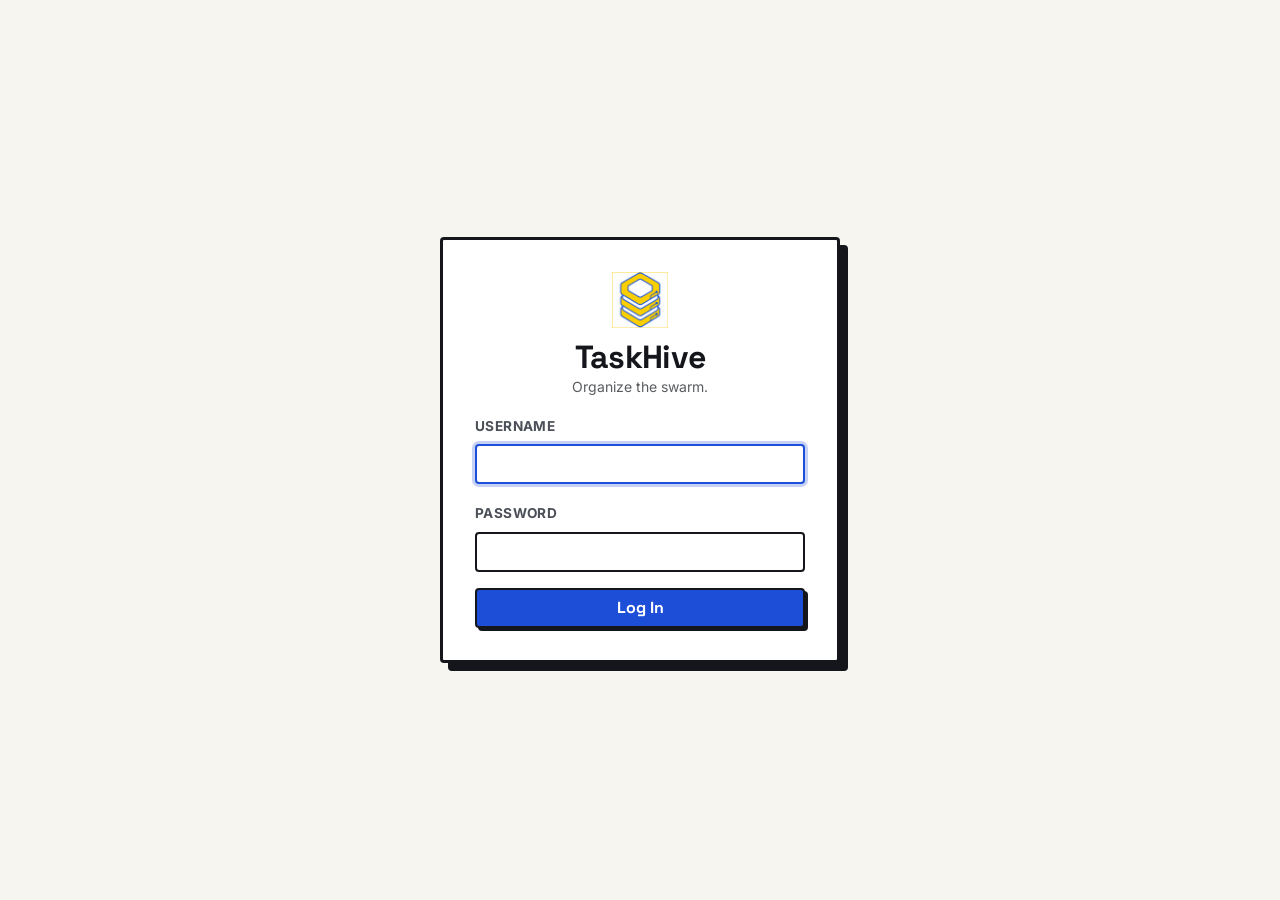
<file: index.html>
<!DOCTYPE html>
<html lang="en">
<head>
<meta charset="UTF-8">
<title>TaskHive</title>
<script src="assets/js/api.js"></script>
<script src="assets/js/auth.js"></script>
<script>
  if (TaskHiveAuth.isLoggedIn()) { window.location.href = 'pages/dashboard.html'; }
  else { window.location.href = 'login.html'; }
</script>
</head>
<body></body>
</html>
</file>
<file: assets/css/style.css>
/* ============================================================
   TASKHIVE — Neo-Brutalist Design System
   ============================================================ */
:root{
  --th-blue: #1d4ed8;
  --th-blue-dark: #1e3a8a;
  --th-honey: #f5b400;
  --th-honey-dark: #b8860b;
  --th-ink: #0f1115;
  --th-paper: #f7f5ef;
  --th-white: #ffffff;
  --th-success: #1a7f37;
  --th-warning: #b8860b;
  --th-danger: #d1242f;
  --th-info: #1d4ed8;

  --bg: var(--th-paper);
  --surface: #ffffff;
  --surface-2: #f0eee6;
  --text: #14161b;
  --text-2: #4b4f58;
  --text-3: #747882;
  --border: #14161b;
  --shadow-color: #14161b;
  --radius: 4px;
  --font-display: 'Space Grotesk', 'Archivo', system-ui, sans-serif;
  --font-body: 'Inter', system-ui, sans-serif;
}

[data-theme="dark"]{
  /* ============================================================
     TASKHIVE — DARK MODE
     High-contrast Neo-Brutalist palette
     ============================================================ */

  /* Main surfaces */
  --bg: #0b0d10;
  --surface: #15181d;
  --surface-2: #20242b;

  /* Text hierarchy */
  --text: #f5f7fa;
  --text-2: #d4d8df;
  --text-3: #a6adb8;

  /* Borders / shadows */
  --border: #f5f7fa;
  --shadow-color: #000000;

  /* Brand colors adjusted for dark backgrounds */
  --th-blue: #6d9cff;
  --th-blue-dark: #4f7fe8;
  --th-honey: #ffd34d;
  --th-honey-dark: #e0ad20;

  /* Status colors adjusted for readability */
  --th-success: #35c759;
  --th-warning: #ffd34d;
  --th-danger: #ff5c67;
  --th-info: #6d9cff;
}

*{ box-sizing: border-box; }
html,body{ height:100%; }
body{
  background: var(--bg);
  color: var(--text);
  font-family: var(--font-body);
  margin:0;
  transition: background .15s ease, color .15s ease;
}
h1,h2,h3,h4,h5,h6{ font-family: var(--font-display); font-weight:700; letter-spacing:-0.02em; color: var(--text); }
a{ color: var(--th-blue); text-decoration: none; }
a:hover{ text-decoration: underline; }
::placeholder{ color: var(--text-3); opacity:1; }

/* Layout shell */
.th-shell{ display:flex; min-height:100vh; }
.th-sidebar{
  width:260px; background: var(--surface); border-right:3px solid var(--border);
  display:flex; flex-direction:column; position:fixed; top:0; left:0; bottom:0; z-index:1030;
  transition: transform .2s ease;
}
.th-sidebar .brand{ display:flex; align-items:center; gap:.6rem; padding:1.1rem 1.2rem; border-bottom:3px solid var(--border); }
.th-sidebar .brand img{ width:34px; height:34px; }
.th-sidebar .brand span{ font-family:var(--font-display); font-weight:800; font-size:1.25rem; }
.th-nav{ padding:1rem .8rem; flex:1; overflow-y:auto; }
.th-nav a{
  display:flex; align-items:center; gap:.7rem; padding:.65rem .8rem; margin-bottom:.35rem;
  border:2px solid transparent; border-radius: var(--radius); color: var(--text-2); font-weight:600; font-size:.92rem;
}
.th-nav a i{ width:18px; text-align:center; }
.th-nav a:hover{ background: var(--surface-2); text-decoration:none; color:var(--text); }
.th-nav a.active{ background: var(--th-honey); border-color: var(--border); color:#14161b; box-shadow: 3px 3px 0 var(--shadow-color); }
.th-sidebar .user-box{ border-top:3px solid var(--border); padding:1rem 1.2rem; }
.th-sidebar .user-box .name{ font-weight:700; }
.th-sidebar .user-box .role{ font-size:.75rem; text-transform:uppercase; letter-spacing:.05em; color: var(--text-3); }
.th-sidebar .logout-btn{ margin-top:.6rem; width:100%; }

.th-main{ margin-left:260px; flex:1; display:flex; flex-direction:column; min-height:100vh; width:calc(100% - 260px); }
.th-topbar{
  display:flex; align-items:center; gap:1rem; padding:.8rem 1.4rem; background: var(--surface);
  border-bottom:3px solid var(--border); position:sticky; top:0; z-index:1010;
}
.th-topbar .search-box{ flex:1; max-width:420px; min-width:0; }
.th-topbar .search-box input{ min-width:0; }
.th-topbar .spacer{ flex:1; }
.th-hamburger{ display:none; }
.th-content{ padding:1.4rem; flex:1; }

.th-notif-dropdown{ width:320px; max-height:400px; overflow-y:auto; }

/* Brutalist primitives */
.card{
  background: var(--surface); border:2.5px solid var(--border); border-radius: var(--radius);
  box-shadow: 5px 5px 0 var(--shadow-color); padding:1.2rem;
}
.btn{
  border:2.5px solid var(--border); border-radius: var(--radius); font-weight:700; font-family: var(--font-display);
  box-shadow: 3px 3px 0 var(--shadow-color); transition: transform .08s ease, box-shadow .08s ease;
}
.btn:active{ transform: translate(2px,2px); box-shadow: 1px 1px 0 var(--shadow-color); }
.btn-primary{ background: var(--th-blue); border-color: var(--border); color:#fff; }
.btn-honey{ background: var(--th-honey); border-color: var(--border); color:#14161b; }
.btn-outline-brut{ background: var(--surface); border-color: var(--border); color: var(--text); }
.btn-danger{ background: var(--th-danger); color:#fff; border-color: var(--border); }
.btn-success{ background: var(--th-success); color:#fff; border-color: var(--border); }

.form-control, .form-select, textarea.form-control{
  border:2px solid var(--border); border-radius: var(--radius); background: var(--surface); color: var(--text);
}
.form-control:focus, .form-select:focus{ border-color: var(--th-blue); box-shadow: 0 0 0 3px rgba(29,78,216,.25); background: var(--surface); color:var(--text); }
label.form-label{ font-weight:700; font-size:.85rem; text-transform:uppercase; letter-spacing:.03em; color: var(--text-2); }

.badge-th{ display:inline-block; padding:.28rem .6rem; border:2px solid var(--border); border-radius: var(--radius); font-weight:700; font-size:.72rem; text-transform:uppercase; }
.badge-status-active, .badge-status-approved{ background: var(--th-success); color:#fff; }
.badge-status-pending, .badge-status-notstarted, .badge-status-Scheduled{ background: var(--surface-2); color:var(--text); }
.badge-status-inprogress{ background: var(--th-blue); color:#fff; }
.badge-status-submitted{ background: var(--th-honey); color:#14161b; }
.badge-status-needsrevision, .badge-status-overdue{ background: var(--th-danger); color:#fff; }
.badge-priority-high{ background: var(--th-danger); color:#fff; }
.badge-priority-medium{ background: var(--th-honey); color:#14161b; }
.badge-priority-low{ background: var(--surface-2); color:var(--text); }

.progress-th{ height:14px; border:2px solid var(--border); border-radius: var(--radius); background: var(--surface-2); overflow:hidden; }
.progress-th .bar{ height:100%; background: linear-gradient(90deg, var(--th-blue), var(--th-honey)); }

table.table-brut{ width:100%; border-collapse: separate; border-spacing:0; }
table.table-brut th{ background: var(--surface-2); border-bottom:2.5px solid var(--border); padding:.6rem .7rem; text-align:left; font-family: var(--font-display); }
table.table-brut td{ border-bottom:1.5px solid var(--surface-2); padding:.6rem .7rem; vertical-align: middle; }
table.table-brut tr:hover td{ background: var(--surface-2); }

.modal-content{ border:3px solid var(--border); border-radius: var(--radius); box-shadow: 8px 8px 0 var(--shadow-color); background: var(--surface); color: var(--text); }
.modal-header, .modal-footer{ border-color: var(--border); }

.link-row{ display:flex; align-items:center; justify-content:space-between; gap:.6rem; padding:.6rem .8rem; border:2px solid var(--border); border-radius: var(--radius); margin-bottom:.5rem; background: var(--surface-2); }
.link-row .link-title{ font-weight:700; }
.link-row .link-desc{ font-size:.82rem; color: var(--text-2); }

.discussion-msg{ border:2px solid var(--border); border-radius: var(--radius); padding:.6rem .9rem; margin-bottom:.6rem; background: var(--surface-2); }
.discussion-msg .sender{ font-weight:800; font-family: var(--font-display); color: var(--th-blue); }
.discussion-msg .time{ font-size:.72rem; color: var(--text-3); }

.empty-state{ text-align:center; padding:2.5rem 1rem; color: var(--text-3); }
.empty-state i{ font-size:2.2rem; margin-bottom:.6rem; display:block; }

.toast-th{ border:2.5px solid var(--border); border-radius: var(--radius); box-shadow: 4px 4px 0 var(--shadow-color); background: var(--surface); color: var(--text); }

.hex-accent{ position:relative; }
.hex-accent::before{
  content:''; position:absolute; width:14px; height:14px; background: var(--th-honey); border:2px solid var(--border);
  clip-path: polygon(25% 0%, 75% 0%, 100% 50%, 75% 100%, 25% 100%, 0% 50%);
  top:-6px; left:-6px;
}

.stat-card{ background: var(--surface); border:2.5px solid var(--border); border-radius: var(--radius); box-shadow: 4px 4px 0 var(--shadow-color); padding:1rem 1.1rem; }
.stat-card .num{ font-family: var(--font-display); font-size:1.9rem; font-weight:800; }
.stat-card .label{ font-size:.78rem; text-transform:uppercase; color: var(--text-3); font-weight:700; letter-spacing:.03em; }

.theme-toggle{ border:2px solid var(--border); border-radius: var(--radius); background: var(--surface); width:38px; height:38px; display:flex; align-items:center; justify-content:center; }

.calendar-grid{ display:grid; grid-template-columns: repeat(7,1fr); gap:6px; }
.cal-day{ border:2px solid var(--border); border-radius: var(--radius); min-height:80px; padding:.35rem; background: var(--surface); cursor:pointer; }
.cal-day.today{ background: var(--th-honey); color:#14161b; }
.cal-day.other-month{ opacity:.35; }
.cal-day .day-num{ font-weight:800; font-family: var(--font-display); }
.cal-day .ev-dot{ font-size:.68rem; background: var(--th-blue); color:#fff; border-radius:3px; padding:1px 4px; margin-top:2px; display:block; overflow:hidden; text-overflow:ellipsis; white-space:nowrap; }

/* Login page */
.login-wrap{ min-height:100vh; display:flex; align-items:center; justify-content:center; background: var(--bg); padding:1rem; }
.login-card{ width:100%; max-width:400px; background: var(--surface); border:3px solid var(--border); border-radius: var(--radius); box-shadow: 8px 8px 0 var(--shadow-color); padding:2rem; }
.login-card img{ width:56px; height:56px; margin-bottom:.6rem; }

/* Mobile */
@media (max-width: 991px){
  .th-sidebar{ transform: translateX(-100%); }
  .th-sidebar.open{ transform: translateX(0); }
  .th-main{ margin-left:0; width:100%; }
  .th-hamburger{ display:flex; }
  .sidebar-overlay{ display:none; position:fixed; inset:0; background:rgba(0,0,0,.5); z-index:1020; }
  .sidebar-overlay.show{ display:block; }
}
@media (max-width: 576px){
  .th-content{ padding:.9rem; }
  .stat-card .num{ font-size:1.5rem; }
}

/* Mobile modal safety: keep modal content within the visible viewport and
   ensure a single, obvious scroll area (the modal body) on short/narrow
   screens. Uses dvh where supported so mobile browser toolbars don't clip
   the footer/action buttons; falls back to vh otherwise. */
@media (max-width: 991px){
  .modal-dialog-scrollable .modal-content{
    max-height: calc(100vh - 1rem);
    max-height: calc(100dvh - 1rem);
  }
  .modal-dialog-scrollable .modal-body{
    -webkit-overflow-scrolling: touch;
  }
  /* Assign Task modal only: the modal body is wrapped in <form id="task-form">,
     which sits between .modal-content and .modal-header/.modal-body/.modal-footer.
     Bootstrap's scrollable-modal CSS expects those three to be direct flex
     children of .modal-content; because the form breaks that chain, the form
     was never a flex container, so .modal-body never received a bounded
     height to scroll within and mobile content was simply clipped by
     .modal-content's max-height above. Making #task-form a flex column
     (and letting it shrink) restores the flex chain so #task-modal .modal-body
     becomes the actual scrollable region, without touching any other modal. */
  #task-modal .modal-content{
    display: flex;
    flex-direction: column;
  }
  #task-modal #task-form{
    display: flex;
    flex-direction: column;
    min-height: 0;
    overflow: hidden;
  }
  #task-modal .modal-body{
    overflow-y: auto;
    overflow-x: hidden;
    min-height: 0;
    flex: 1 1 auto;
  }
}
@media (max-width: 576px){
  .modal-dialog{ margin:.5rem; }
  .modal-dialog-scrollable .modal-content{
    max-height: calc(100vh - .8rem);
    max-height: calc(100dvh - .8rem);
  }
}

/* Notification dropdown: keep desktop size, constrain on narrow phones so
   it can never extend past the viewport edge. */
@media (max-width: 420px){
  .th-notif-dropdown{ width: calc(100vw - 2rem); max-width:320px; }
}

/* Mobile topbar: tighten spacing and let the search box shrink instead of
   overlapping the theme/notification/menu controls. */
@media (max-width: 480px){
  .th-topbar{ gap:.5rem; padding:.7rem .8rem; }
  .th-topbar .search-box{ max-width:130px; }
}

/* Calendar: reduce cell padding/min-height/font size so the 7-column grid
   stays usable (not cramped/overflowing) on narrow phones. Structure is
   unchanged. */
@media (max-width: 480px){
  .calendar-grid{ gap:3px; }
  .cal-day{ min-height:52px; padding:.2rem; }
  .cal-day .day-num{ font-size:.72rem; }
  .cal-day .ev-dot{ font-size:.6rem; padding:0 3px; margin-top:1px; }
}

/* ============================================================
   TASKHIVE — DARK MODE CONTRAST OVERRIDES
   ============================================================ */

[data-theme="dark"] {

  /* ---------- GLOBAL ---------- */

  color-scheme: dark;
}

[data-theme="dark"] body {
  background: var(--bg);
  color: var(--text);
}

[data-theme="dark"] h1,
[data-theme="dark"] h2,
[data-theme="dark"] h3,
[data-theme="dark"] h4,
[data-theme="dark"] h5,
[data-theme="dark"] h6,
[data-theme="dark"] p,
[data-theme="dark"] span,
[data-theme="dark"] div {
  /* Don't force every nested element into one color.
     Explicit component rules below handle hierarchy. */
}

[data-theme="dark"] a {
  color: var(--th-blue);
}

[data-theme="dark"] a:hover {
  color: #9bbaff;
}


/* ---------- SIDEBAR ---------- */

[data-theme="dark"] .th-sidebar {
  background: var(--surface);
  border-color: var(--border);
}

[data-theme="dark"] .th-sidebar .brand {
  border-color: var(--border);
  color: var(--text);
}

[data-theme="dark"] .th-nav a {
  color: var(--text-2);
}

[data-theme="dark"] .th-nav a:hover {
  background: var(--surface-2);
  color: var(--text);
}

[data-theme="dark"] .th-nav a.active {
  background: var(--th-honey);
  border-color: var(--border);
  color: #111318;
}

[data-theme="dark"] .th-sidebar .user-box {
  border-color: var(--border);
}

[data-theme="dark"] .th-sidebar .user-box .name {
  color: var(--text);
}

[data-theme="dark"] .th-sidebar .user-box .role {
  color: var(--text-3);
}


/* ---------- TOPBAR ---------- */

[data-theme="dark"] .th-topbar {
  background: var(--surface);
  border-color: var(--border);
  color: var(--text);
}


/* ---------- CARDS ---------- */

[data-theme="dark"] .card,
[data-theme="dark"] .stat-card {
  background: var(--surface);
  color: var(--text);
  border-color: var(--border);
}


/* ---------- BUTTONS ---------- */

[data-theme="dark"] .btn-primary {
  background: var(--th-blue);
  color: #ffffff;
  border-color: var(--border);
}

[data-theme="dark"] .btn-honey {
  background: var(--th-honey);
  color: #111318;
  border-color: var(--border);
}

[data-theme="dark"] .btn-outline-brut {
  background: var(--surface);
  color: var(--text);
  border-color: var(--border);
}

[data-theme="dark"] .btn-danger {
  background: var(--th-danger);
  color: #ffffff;
  border-color: var(--border);
}

[data-theme="dark"] .btn-success {
  background: var(--th-success);
  color: #071009;
  border-color: var(--border);
}


/* ---------- FORMS ---------- */

[data-theme="dark"] .form-control,
[data-theme="dark"] .form-select,
[data-theme="dark"] textarea.form-control {
  background: #111419;
  color: var(--text);
  border-color: #dce1e8;
}

[data-theme="dark"] .form-control::placeholder,
[data-theme="dark"] .form-select::placeholder,
[data-theme="dark"] textarea.form-control::placeholder {
  color: var(--text-3);
  opacity: 1;
}

[data-theme="dark"] .form-control:focus,
[data-theme="dark"] .form-select:focus,
[data-theme="dark"] textarea.form-control:focus {
  background: #111419;
  color: var(--text);
  border-color: var(--th-blue);
  box-shadow: 0 0 0 3px rgba(109,156,255,.28);
}

[data-theme="dark"] .form-label {
  color: var(--text-2);
}


/* ---------- DROPDOWNS ---------- */

[data-theme="dark"] .dropdown-menu {
  background: var(--surface);
  border: 2px solid var(--border);
  color: var(--text);
}

[data-theme="dark"] .dropdown-item {
  color: var(--text-2);
}

[data-theme="dark"] .dropdown-item:hover,
[data-theme="dark"] .dropdown-item:focus {
  background: var(--surface-2);
  color: var(--text);
}


/* ---------- BADGES ---------- */

[data-theme="dark"] .badge-status-active,
[data-theme="dark"] .badge-status-approved {
  background: var(--th-success);
  color: #071009;
}

[data-theme="dark"] .badge-status-pending,
[data-theme="dark"] .badge-status-notstarted,
[data-theme="dark"] .badge-status-Scheduled {
  background: var(--surface-2);
  color: var(--text);
}

[data-theme="dark"] .badge-status-inprogress {
  background: var(--th-blue);
  color: #07101f;
}

[data-theme="dark"] .badge-status-submitted {
  background: var(--th-honey);
  color: #111318;
}

[data-theme="dark"] .badge-status-needsrevision,
[data-theme="dark"] .badge-status-overdue {
  background: var(--th-danger);
  color: #ffffff;
}

[data-theme="dark"] .badge-priority-high {
  background: var(--th-danger);
  color: #ffffff;
}

[data-theme="dark"] .badge-priority-medium {
  background: var(--th-honey);
  color: #111318;
}

[data-theme="dark"] .badge-priority-low {
  background: var(--surface-2);
  color: var(--text);
}


/* ---------- TABLES ---------- */

[data-theme="dark"] table.table-brut {
  color: var(--text);
}

[data-theme="dark"] table.table-brut th {
  background: var(--surface-2);
  color: var(--text);
  border-color: var(--border);
}

[data-theme="dark"] table.table-brut td {
  color: var(--text-2);
  border-color: #3a3f48;
}

[data-theme="dark"] table.table-brut tr:hover td {
  background: var(--surface-2);
  color: var(--text);
}


/* ---------- LINKS ---------- */

[data-theme="dark"] .link-row {
  background: var(--surface-2);
  border-color: var(--border);
  color: var(--text);
}

[data-theme="dark"] .link-row .link-title {
  color: var(--text);
}

[data-theme="dark"] .link-row .link-desc {
  color: var(--text-2);
}


/* ---------- DISCUSSION ---------- */

[data-theme="dark"] .discussion-msg {
  background: var(--surface-2);
  border-color: var(--border);
  color: var(--text);
}

[data-theme="dark"] .discussion-msg .sender {
  color: var(--th-blue);
}

[data-theme="dark"] .discussion-msg .time {
  color: var(--text-3);
}


/* ---------- EMPTY STATES ---------- */

[data-theme="dark"] .empty-state {
  color: var(--text-3);
}


/* ---------- STATS ---------- */

[data-theme="dark"] .stat-card .num {
  color: var(--text);
}

[data-theme="dark"] .stat-card .label {
  color: var(--text-3);
}


/* ---------- PROGRESS ---------- */

[data-theme="dark"] .progress-th {
  background: var(--surface-2);
  border-color: var(--border);
}


/* ---------- MODALS ---------- */

[data-theme="dark"] .modal-content {
  background: var(--surface);
  color: var(--text);
  border-color: var(--border);
}

[data-theme="dark"] .modal-header,
[data-theme="dark"] .modal-footer {
  border-color: var(--border);
}

[data-theme="dark"] .modal-title {
  color: var(--text);
}


/* ---------- CALENDAR ---------- */

[data-theme="dark"] .cal-day {
  background: var(--surface);
  color: var(--text);
  border-color: var(--border);
}

[data-theme="dark"] .cal-day:hover {
  background: var(--surface-2);
}

[data-theme="dark"] .cal-day.today {
  background: var(--th-honey);
  color: #111318;
}

[data-theme="dark"] .cal-day .day-num {
  color: inherit;
}

[data-theme="dark"] .cal-day.ev-dot,
[data-theme="dark"] .cal-day .ev-dot {
  background: var(--th-blue);
  color: #ffffff;
}


/* ---------- THEME TOGGLE ---------- */

[data-theme="dark"] .theme-toggle {
  background: var(--surface);
  color: var(--text);
  border-color: var(--border);
}


/* ---------- TOAST ---------- */

[data-theme="dark"] .toast-th {
  background: var(--surface);
  color: var(--text);
  border-color: var(--border);
}


/* ---------- LOGIN ---------- */

[data-theme="dark"] .login-wrap {
  background: var(--bg);
}

[data-theme="dark"] .login-card {
  background: var(--surface);
  color: var(--text);
  border-color: var(--border);
}


/* ---------- BOOTSTRAP COMMON COMPONENTS ---------- */

[data-theme="dark"] .text-dark {
  color: var(--text) !important;
}

[data-theme="dark"] .text-secondary {
  color: var(--text-2) !important;
}

[data-theme="dark"] .text-muted {
  color: var(--text-3) !important;
}

[data-theme="dark"] .bg-white {
  background: var(--surface) !important;
  color: var(--text) !important;
}

[data-theme="dark"] .bg-light {
  background: var(--surface-2) !important;
  color: var(--text) !important;
}

[data-theme="dark"] .border {
  border-color: var(--border) !important;
}


/* ---------- LIST GROUPS ---------- */

[data-theme="dark"] .list-group-item {
  background: var(--surface);
  color: var(--text);
  border-color: #3a3f48;
}

[data-theme="dark"] .list-group-item:hover {
  background: var(--surface-2);
}


/* ---------- ALERTS ---------- */

[data-theme="dark"] .alert {
  color: var(--text);
  border-color: var(--border);
}


/* ---------- CLOSE BUTTON ---------- */

[data-theme="dark"] .btn-close {
  filter: invert(1) grayscale(100%);
}


/* ---------- NAV / TABS ---------- */

[data-theme="dark"] .nav-tabs {
  border-color: var(--border);
}

[data-theme="dark"] .nav-tabs .nav-link {
  color: var(--text-2);
}

[data-theme="dark"] .nav-tabs .nav-link:hover {
  color: var(--text);
}

[data-theme="dark"] .nav-tabs .nav-link.active {
  background: var(--surface);
  color: var(--text);
  border-color: var(--border);
}


/* ---------- INPUT GROUPS ---------- */

[data-theme="dark"] .input-group-text {
  background: var(--surface-2);
  color: var(--text);
  border-color: var(--border);
}


/* ---------- CHECKBOX / RADIO ---------- */

[data-theme="dark"] .form-check-label {
  color: var(--text-2);
}


/* ---------- SELECT OPTIONS ---------- */

[data-theme="dark"] option {
  background: #15181d;
  color: #f5f7fa;
}
</file>
